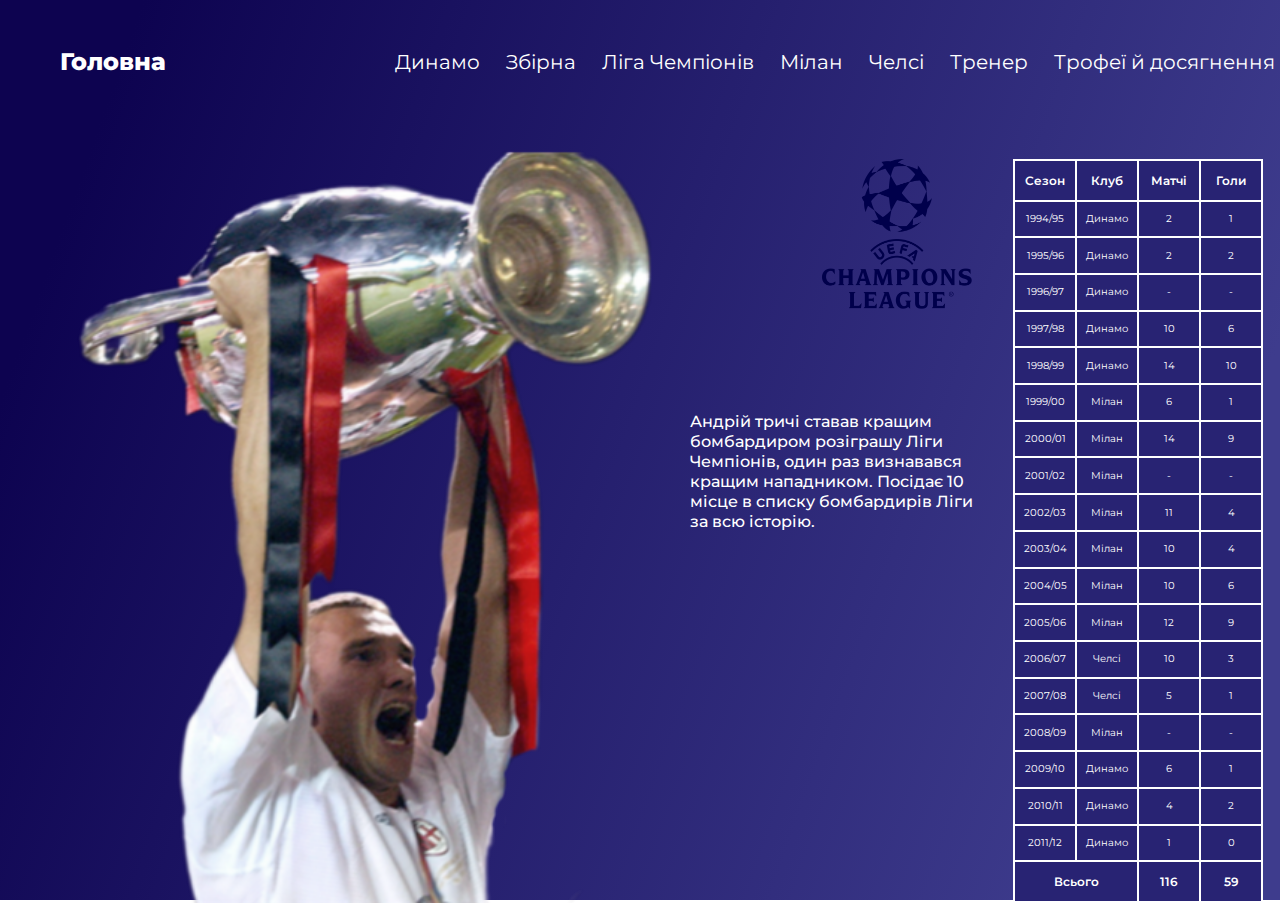
<file: Sheva/Campions_league.html>
<!DOCTYPE html>
<html lang="en">
<head>
    <meta charset="UTF-8">
    <meta http-equiv="X-UA-Compatible" content="IE=edge">
    <meta name="viewport" content="width=device-width, initial-scale=1.0">
    <title>Кар'єра у Лізі Чемпіонів</title>
    <link rel="stylesheet" href="./css/reset.css">
    <link rel="stylesheet" href="./css/styles.css">
    <link rel="preconnect" href="https://fonts.googleapis.com">
    <link rel="preconnect" href="https://fonts.gstatic.com" crossorigin>
    <link href="https://fonts.googleapis.com/css2?family=Montserrat:wght@400;500;600;700;800&display=swap" rel="stylesheet">
</head>
<body>
    <!--main-->
    <div class="main_cl">
        <!--header-->
        <header>
            <h3 class="header_h3"> <a class="header_h" href="./index.html">Головна </a> </h3>
            <nav class="header_nav">
                <ul class="header_ul">
                    <li class="header_li"> <a class="header_li_a" href="./Dynamo.html">Динамо</a> </li>
                    <li class="header_li"> <a class="header_li_a" href="./Ukraine.html">Збірна</a> </li>
                    <li class="header_li"> <a class="header_li_a" href="./Campions_league.html">Ліга Чемпіонів</a> </li>
                    <li class="header_li"> <a class="header_li_a" href="./Milan.html">Мілан</a> </li>
                    <li class="header_li"> <a class="header_li_a" href="./Chelsea.html">Челсі</a> </li>
                    <li class="header_li"> <a class="header_li_a" href="./Couch.html">Тренер</a> </li>
                    <li class="header_li"> <a class="header_li_a" href="./Trofy.html">Трофеї й досягнення</a> </li>
                </ul>
            </nav>
        </header>
        <!--section-->
        <section class="section_cl">
            <img src="./img/Campions4.png.svg" alt="photo" width="600px" height="794px">
            <div class="right_cl">
                <div class="mein_cl">
                    <img class="logo_cl" src="./img/ЛЧ.svg" alt="logo" width="150px" height="150px">
                    <p class="text_cl">Андрій тричі ставав кращим бомбардиром розіграшу Ліги Чемпіонів, один раз визнавався кращим нападником. Посідає 10 місце в списку бомбардирів Ліги за всю історію.</p>
                </div>
                <table class="table_cl">
                    <tr>
                        <th class="th_cl">Сезон</th>
                        <th class="th_cl">Клуб</th>
                        <th class="th_cl">Матчі</th>
                        <th class="th_cl">Голи</th>
                    </tr>
                    <tr>
                        <td class="td_cl">1994/95</td>
                        <td class="td_cl">Динамо</td>
                        <td class="td_cl">2</td>
                        <td class="td_cl">1</td>
                    </tr>
                    <tr>
                        <td class="td_cl">1995/96</td>
                        <td class="td_cl">Динамо</td>
                        <td class="td_cl">2</td>
                        <td class="td_cl">2</td>
                    </tr>
                    <tr>
                        <td class="td_cl">1996/97</td>
                        <td class="td_cl">Динамо</td>
                        <td class="td_cl">-</td>
                        <td class="td_cl">-</td>
                    </tr>
                    <tr>
                        <td class="td_cl">1997/98</td>
                        <td class="td_cl">Динамо</td>
                        <td class="td_cl">10</td>
                        <td class="td_cl">6</td>
                    </tr>
                    <tr>
                        <td class="td_cl">1998/99</td>
                        <td class="td_cl">Динамо</td>
                        <td class="td_cl">14</td>
                        <td class="td_cl">10</td>
                    </tr>
                    <tr>
                        <td class="td_cl">1999/00</td>
                        <td class="td_cl">Мілан</td>
                        <td class="td_cl">6</td>
                        <td class="td_cl">1</td>
                    </tr>
                    <tr>
                        <td class="td_cl">2000/01</td>
                        <td class="td_cl">Мілан</td>
                        <td class="td_cl">14</td>
                        <td class="td_cl">9</td>
                    </tr>
                    <tr>
                        <td class="td_cl">2001/02</td>
                        <td class="td_cl">Мілан</td>
                        <td class="td_cl">-</td>
                        <td class="td_cl">-</td>
                    </tr>
                    <tr>
                        <td class="td_cl">2002/03</td>
                        <td class="td_cl">Мілан</td>
                        <td class="td_cl">11</td>
                        <td class="td_cl">4</td>
                    </tr>
                    <tr>
                        <td class="td_cl">2003/04</td>
                        <td class="td_cl">Мілан</td>
                        <td class="td_cl">10</td>
                        <td class="td_cl">4</td>
                    </tr>
                    <tr>
                        <td class="td_cl">2004/05</td>
                        <td class="td_cl">Мілан</td>
                        <td class="td_cl">10</td>
                        <td class="td_cl">6</td>
                    </tr>
                    <tr>
                        <td class="td_cl">2005/06</td>
                        <td class="td_cl">Мілан</td>
                        <td class="td_cl">12</td>
                        <td class="td_cl">9</td>
                    </tr>
                    <tr>
                        <td class="td_cl">2006/07</td>
                        <td class="td_cl">Челсі</td>
                        <td class="td_cl">10</td>
                        <td class="td_cl">3</td>
                    </tr>
                    <tr>
                        <td class="td_cl">2007/08</td>
                        <td class="td_cl">Челсі</td>
                        <td class="td_cl">5</td>
                        <td class="td_cl">1</td>
                    </tr>
                    <tr>
                        <td class="td_cl">2008/09</td>
                        <td class="td_cl">Мілан</td>
                        <td class="td_cl">-</td>
                        <td class="td_cl">-</td>
                    </tr>
                    <tr>
                        <td class="td_cl">2009/10</td>
                        <td class="td_cl">Динамо</td>
                        <td class="td_cl">6</td>
                        <td class="td_cl">1</td>
                    </tr>
                    <tr>
                        <td class="td_cl">2010/11</td>
                        <td class="td_cl">Динамо</td>
                        <td class="td_cl">4</td>
                        <td class="td_cl">2</td>
                    </tr>
                    <tr>
                        <td class="td_cl">2011/12</td>
                        <td class="td_cl">Динамо</td>
                        <td class="td_cl">1</td>
                        <td class="td_cl">0</td>
                    </tr>
                    <tr>
                        <th class="th_cl" colspan="2">Всього</th>
                        <th class="th_cl">116</th>
                        <th class="th_cl">59</th>
                    </tr>

                    



                </table>

            </div>

        </section>
    </div>
</body>
</html>
</file>
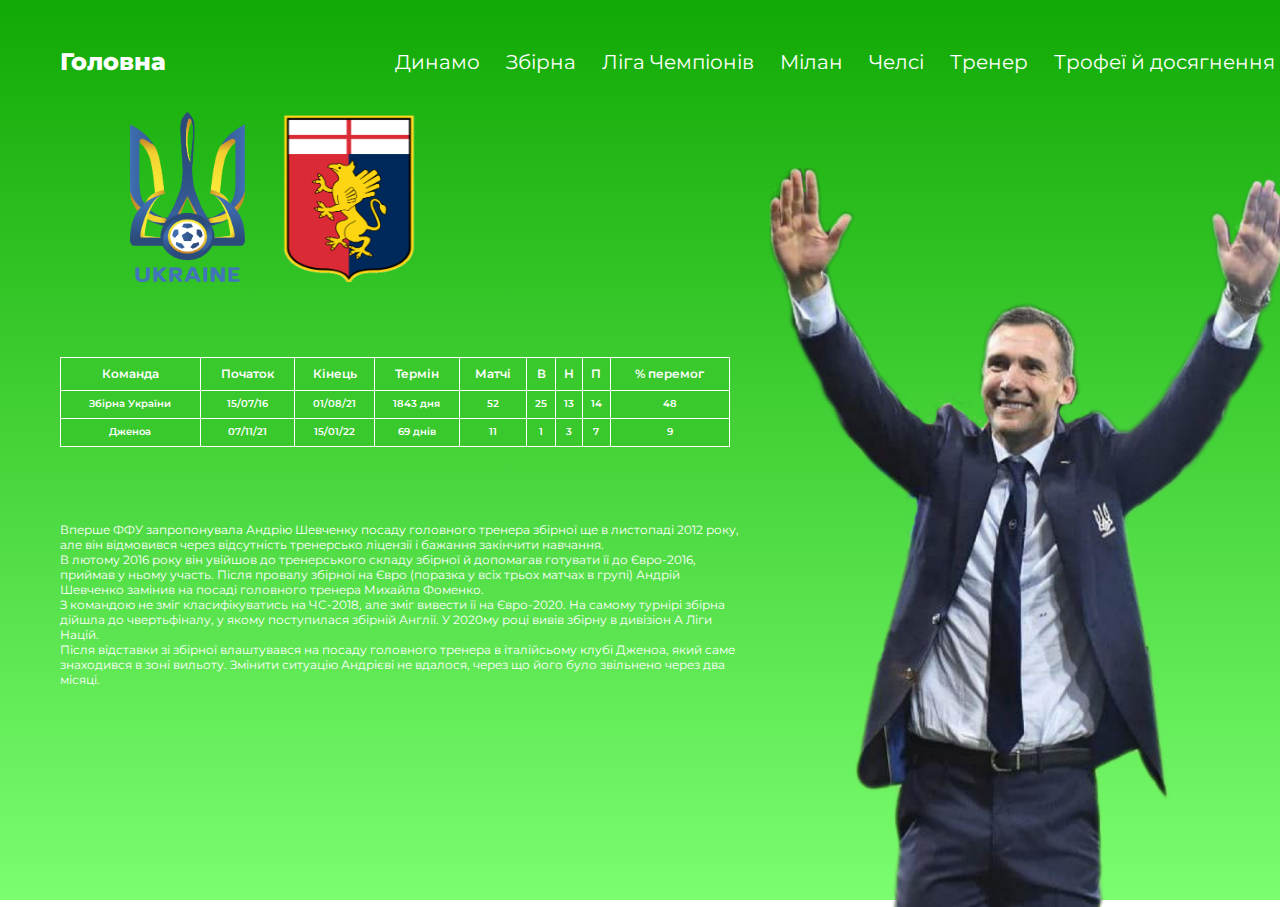
<file: Sheva/Couch.html>
<!DOCTYPE html>
<html lang="en">
<head>
    <meta charset="UTF-8">
    <meta http-equiv="X-UA-Compatible" content="IE=edge">
    <meta name="viewport" content="width=device-width, initial-scale=1.0">
    <title>Тренерська кар'єра</title>
    <link rel="stylesheet" href="./css/reset.css">
    <link rel="stylesheet" href="./css/styles.css">
    <link rel="preconnect" href="https://fonts.googleapis.com">
    <link rel="preconnect" href="https://fonts.gstatic.com" crossorigin>
    <link href="https://fonts.googleapis.com/css2?family=Montserrat:wght@400;500;600;700;800&display=swap" rel="stylesheet">
</head>
<body>
    <!--main-->
    <div class="main_tr">
        <!--header-->
        <header>
            <h3 class="header_h3"> <a class="header_h" href="./index.html">Головна </a> </h3>
            <nav class="header_nav">
                <ul class="header_ul">
                    <li class="header_li"> <a class="header_li_a" href="./Dynamo.html">Динамо</a> </li>
                    <li class="header_li"> <a class="header_li_a" href="./Ukraine.html">Збірна</a> </li>
                    <li class="header_li"> <a class="header_li_a" href="./Campions_league.html">Ліга Чемпіонів</a> </li>
                    <li class="header_li"> <a class="header_li_a" href="./Milan.html">Мілан</a> </li>
                    <li class="header_li"> <a class="header_li_a" href="./Chelsea.html">Челсі</a> </li>
                    <li class="header_li"> <a class="header_li_a" href="./Couch.html">Тренер</a> </li>
                    <li class="header_li"> <a class="header_li_a" href="./Trofy.html">Трофеї й досягнення</a> </li>
                </ul>
            </nav>
        </header>
        <!--section-->
        <section class="section_tr">
            <div class="left_tr">
                <div class="logo_tr">
                    <img class="logo_tr_ukr" src="./img/эмблема сборной.svg" alt="logo">
                    <img class="logo_gn" src="./img/Genoa_CFC_Logo.svg" alt="logo">
                </div>
                <table class="table_tr">
                    <tr>
                        <th class="th_tr">Команда</th>
                        <th class="th_tr">Початок</th>
                        <th class="th_tr">Кінець</th>
                        <th class="th_tr">Термін</th>
                        <th class="th_tr">Матчі</th>
                        <th class="th_tr">В</th>
                        <th class="th_tr">Н</th>
                        <th class="th_tr">П</th>
                        <th class="th_tr"> % перемог</th>
                    </tr>
                    <tr>
                        <td class="td_tr">Збірна України</td>
                        <td class="td_tr">15/07/16</td>
                        <td class="td_tr">01/08/21</td>
                        <td class="td_tr">1843 дня</td>
                        <td class="td_tr">52</td>
                        <td class="td_tr">25</td>
                        <td class="td_tr">13</td>
                        <td class="td_tr">14</td>
                        <td class="td_tr">48</td>
                    </tr>
                    <tr>
                        <td class="td_tr">Дженоа</td>
                        <td class="td_tr">07/11/21</td>
                        <td class="td_tr">15/01/22</td>
                        <td class="td_tr">69 днів</td>
                        <td class="td_tr">11</td>
                        <td class="td_tr">1</td>
                        <td class="td_tr">3</td>
                        <td class="td_tr">7</td>
                        <td class="td_tr">9</td>
                    </tr>

                </table>
                <p class="text_tr">Вперше ФФУ запропонувала Андрію Шевченку посаду головного тренера збірної ще в листопаді 2012 року, але він відмовився через відсутність тренерсько ліцензії і бажання закінчити навчання. <br> В лютому 2016 року він увійшов до тренерського складу збірної й допомагав готувати її до Євро-2016, приймав у ньому участь. Після провалу збірної на Євро (поразка у всіх трьох матчах в групі) Андрій Шевченко замінив на посаді головного тренера Михайла Фоменко. <br> З командою не зміг класифікуватись на ЧС-2018, але зміг вивести її на Євро-2020. На самому турнірі збірна дійшла до чвертьфіналу, у якому поступилася збірній Англії. У 2020му році вивів збірну в дивізіон А Ліги Націй. <br> Після відставки зі збірної влаштувався на посаду головного тренера в італійсьому клубі Дженоа, який саме знаходився в зоні вильоту. Змінити ситуацію Андрієві не вдалося, через що його було звільнено через два місяці.</p>

            </div>
            <img class="photo_couch" src="./img/Couch.png.svg" alt="photo">
        </section>
    </div>
</body>
</html>
</file>
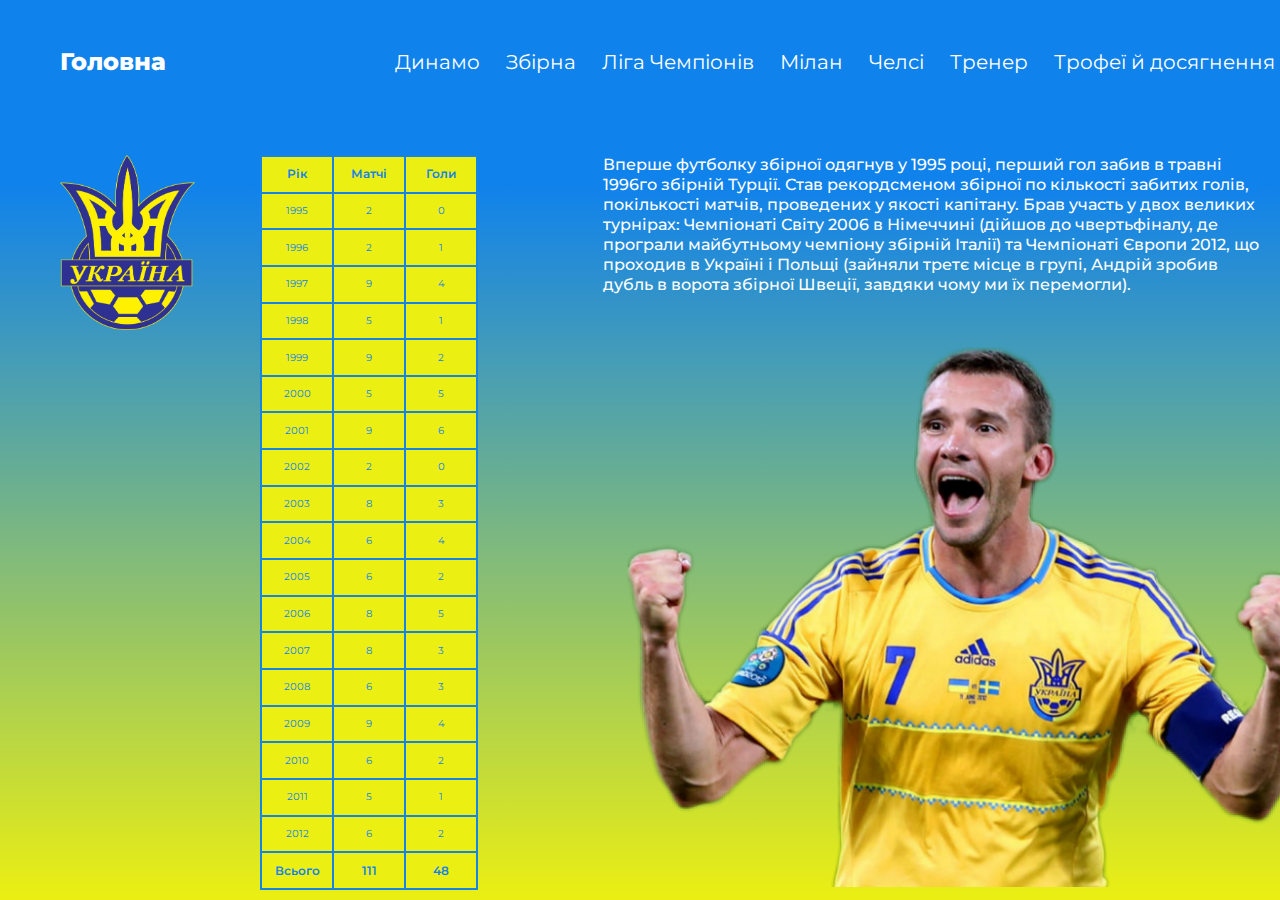
<file: Sheva/Ukraine.html>
<!DOCTYPE html>
<html lang="en">
<head>
    <meta charset="UTF-8">
    <meta http-equiv="X-UA-Compatible" content="IE=edge">
    <meta name="viewport" content="width=device-width, initial-scale=1.0">
    <title>Кар'єра в збірній України</title>
    <link rel="stylesheet" href="./css/reset.css">
    <link rel="stylesheet" href="./css/styles.css">
    <link rel="preconnect" href="https://fonts.googleapis.com">
    <link rel="preconnect" href="https://fonts.gstatic.com" crossorigin>
    <link href="https://fonts.googleapis.com/css2?family=Montserrat:wght@400;500;600;700;800&display=swap" rel="stylesheet">
</head>
<body>
    <!--main-->
    <div class="main_ukr">
        <!--header-->
        <header>
            <h3 class="header_h3"> <a class="header_h" href="./index.html">Головна </a> </h3>
            <nav class="header_nav">
                <ul class="header_ul">
                    <li class="header_li"> <a class="header_li_a" href="./Dynamo.html">Динамо</a> </li>
                    <li class="header_li"> <a class="header_li_a" href="./Ukraine.html">Збірна</a> </li>
                    <li class="header_li"> <a class="header_li_a" href="./Campions_league.html">Ліга Чемпіонів</a> </li>
                    <li class="header_li"> <a class="header_li_a" href="./Milan.html">Мілан</a> </li>
                    <li class="header_li"> <a class="header_li_a" href="./Chelsea.html">Челсі</a> </li>
                    <li class="header_li"> <a class="header_li_a" href="./Couch.html">Тренер</a> </li>
                    <li class="header_li"> <a class="header_li_a" href="./Trofy.html">Трофеї й досягнення</a> </li>
                </ul>
            </nav>
        </header>
        <!--section-->
        <section class="section_ukr">
            <div class="left_ukr">
                <img src="./img/ФФУ.svg" alt="ukr_logo" width="135px" height="175px">
                <table class="table_ukr">
                    <tr>
                        <th class="th_ukr">Рік</th>
                        <th class="th_ukr">Матчі</th>
                        <th class="th_ukr">Голи</th>
                    </tr>
                    <tr>
                        <td class="td_ukr">1995</td>
                        <td class="td_ukr">2</td>
                        <td class="td_ukr">0</td>
                    </tr>
                    <tr>
                        <td class="td_ukr">1996</td>
                        <td class="td_ukr">2</td>
                        <td class="td_ukr">1</td>
                    </tr>
                    <tr>
                        <td class="td_ukr">1997</td>
                        <td class="td_ukr">9</td>
                        <td class="td_ukr">4</td>
                    </tr>
                    <tr>
                        <td class="td_ukr">1998</td>
                        <td class="td_ukr">5</td>
                        <td class="td_ukr">1</td>
                    </tr>
                    <tr>
                        <td class="td_ukr">1999</td>
                        <td class="td_ukr">9</td>
                        <td class="td_ukr">2</td>
                    </tr>
                    <tr>
                        <td class="td_ukr">2000</td>
                        <td class="td_ukr">5</td>
                        <td class="td_ukr">5</td>
                    </tr>
                    <tr>
                        <td class="td_ukr">2001</td>
                        <td class="td_ukr">9</td>
                        <td class="td_ukr">6</td>
                    </tr>
                    <tr>
                        <td class="td_ukr">2002</td>
                        <td class="td_ukr">2</td>
                        <td class="td_ukr">0</td>
                    </tr>
                    <tr>
                        <td class="td_ukr">2003</td>
                        <td class="td_ukr">8</td>
                        <td class="td_ukr">3</td>
                    </tr>
                    <tr>
                        <td class="td_ukr">2004</td>
                        <td class="td_ukr">6</td>
                        <td class="td_ukr">4</td>
                    </tr>
                    <tr>
                        <td class="td_ukr">2005</td>
                        <td class="td_ukr">6</td>
                        <td class="td_ukr">2</td>
                    </tr>
                    <tr>
                        <td class="td_ukr">2006</td>
                        <td class="td_ukr">8</td>
                        <td class="td_ukr">5</td>
                    </tr>
                    <tr>
                        <td class="td_ukr">2007</td>
                        <td class="td_ukr">8</td>
                        <td class="td_ukr">3</td>
                    </tr>
                    <tr>
                        <td class="td_ukr">2008</td>
                        <td class="td_ukr">6</td>
                        <td class="td_ukr">3</td>
                    </tr>
                    <tr>
                        <td class="td_ukr">2009</td>
                        <td class="td_ukr">9</td>
                        <td class="td_ukr">4</td>
                    </tr>
                    <tr>
                        <td class="td_ukr">2010</td>
                        <td class="td_ukr">6</td>
                        <td class="td_ukr">2</td>
                    </tr>
                    <tr>
                        <td class="td_ukr">2011</td>
                        <td class="td_ukr">5</td>
                        <td class="td_ukr">1</td>
                    </tr>
                    <tr>
                        <td class="td_ukr">2012</td>
                        <td class="td_ukr">6</td>
                        <td class="td_ukr">2</td>
                    </tr>
                    <tr>
                        <th class="th_ukr">Всього</th>
                        <th class="th_ukr">111</th>
                        <th class="th_ukr">48</th>
                    </tr>

                </table>
            </div>
            <div class="right_ukr">
                <p class="text_ukr">
                    Вперше футболку збірної одягнув у 1995 році, перший гол забив в травні 1996го збірній Турції. Став рекордсменом збірної по кількості забитих голів, покількості матчів, проведених у якості капітану. Брав участь у двох великих турнірах: Чемпіонаті Світу 2006 в Німеччині (дійшов до чвертьфіналу, де програли майбутньому чемпіону збірній Італії) та Чемпіонаті Європи 2012, що проходив в Україні і Польщі (зайняли третє місце в групі, Андрій зробив дубль в ворота збірної Швеції, завдяки чому ми їх перемогли).
                </p>
                <img src="./img/Ukraine.png.svg" alt="sheva_ukr" width="710px" height="554px">

            </div>
        </section>
    </div>
</body>
</html>
</file>
<file: Sheva/css/styles.css>
body{
    font-family: 'Montserrat', sans-serif;
}

/* main styles*/
.main_mn{
    height: 900px;
    width: 1365px;
    margin: 0 auto;
    background: linear-gradient(270.14deg, #000000 5.16%, rgba(0, 2, 9, 0.79) 99.89%);

}
.main_dk{
    height: 900px;
    width: 1365px;
    margin: 0 auto;
    background: linear-gradient(293.37deg, #FFF2F2 0%, #CBCEE1 20.74%, #1D3A9F 99.57%);
}

.main_ukr{
    height: 900px;
    width: 1365px;
    margin: 0 auto;
    background: linear-gradient(180deg, #1082EB 20.83%, #EBEF12 100%);

}
.main_cl{
    height: 900px;
    width: 1365px;
    margin: 0 auto; 
    background: linear-gradient(109.7deg, #0D0350 8.5%, #3E3C8D 83.1%);

}
.main_mil{
    height: 900px;
    width: 1365px;
    margin: 0 auto; 
    background: linear-gradient(127.69deg, #910404 0.68%, #0C0C0C 58.61%);

}
.main_che{
    height: 900px;
    width: 1365px;
    margin: 0 auto;
    background: #0966F1;
}
.main_tr{
    height: 900px;
    width: 1365px;
    margin: 0 auto;
    background: linear-gradient(180deg, #11A904 0%, #7BFE70 100%);

}
.main_trofy{
    width: 1365px;
    height: 1200px;
    margin: 0 auto;
    background: linear-gradient(180deg, #800303 0%, rgba(128, 3, 3, 0.6) 100%);

}

header{
    display: flex;
}

/* header styles*/
.header_h3{
    height: 30px;
    width: 105px;
    padding-left: 60px;
    padding-top: 47px;
    font-weight: 800;
    font-size: 24px;
    line-height: 29px;
    color: #FFFFFF;

}

.header_h{
    color: #FFFFFF;
    text-decoration: none; 
}


.header_nav{
    margin-top: 50px;
    margin-left: 230px;
    width: 1040px;


}

.header_ul{
    display: flex;
    gap: 26px;
}

.header_li{
    font-weight: 600px;
    font-size: 20px;
    line-height: 24px;
    color: #FFFFFF;
}

.header_li_a{
    color: #FFFFFF;
    text-decoration: none ;
}

/* section style*/
section{
    margin-left: 60px;
    margin-top: 35px;
    display: flex;
}

.section_dk{
    margin-left: 60px;
    margin-top: 28px;
    display: flex;
}
.section_ukr{
    margin-left: 60px;
    margin-top: 78px;
    display: flex;
}
.section_cl{
    margin-left: 60px;
    margin-top: 32px;
    display: flex;
}
.section_mil{
    margin-left: 60px;
    margin-top: 21px;
    display: flex;
}
.section_che{
    margin-left: 60px;
    margin-top: 40px;
    display: flex;
}
.section_tr{
    margin-left: 60px;
    margin-top: 35px;
    display: flex;
}
.section_trofy{
    margin-left: 60px;
    margin-top: 68px;
    display: flex;
}

.section_main{
    width: 675px;
    height: 315px;
    padding-top: 175px;

}

.page1_h1{
    font-weight: 700;
    font-size: 64px;
    line-height: 78px;
    color: #FFFFFF;
}
.page2_h2{
    font-weight: 700;
    font-size: 40px;
    line-height: 49px;
    color: #FFFFFF;
    margin-top: 20px;
}
.page1_text{
    width: 510px;
    height: 135px;
    font-weight: 600px;
    font-size: 24px;
    line-height: 29px;
    color: #FFFFFF;
    margin-top: 35px;
}

.page1_photo{
    width: 550px;
    height: 580px;
}

/* footer styles */
.footer_nav{
    margin-left: 60px;
    margin-top: 60px;
    width: 1230px;
}

.footer_ul{
    display: flex;
    gap: 20px;
}

.mains_dk{
    margin-left: 30px;
    margin-top: 62px;
}
.text_dk{
    width: 530px;
    height: 120px;
    font-weight: 500;
    font-size: 16px;
    line-height: 20px;
    display: flex;
    align-items: center;
    color: #FFFFFF;
}

.table_dk{
    margin-top: 20px;
    padding-left: 0;
    text-align: center;
    border-collapse: separate;
    border-spacing: 2px;
    background-color: 8A96C8;
    color: #FFFFFF;
    border: 23px;

}
.th_dk{
    font-weight: 400;
    font-size: 10px;
    padding: 5px;
    background-color: #1D3AA0;
}
.td_dk{
    font-weight: 400;
    font-size: 10px;
    padding: 5px;
    background: #8A96C8;
    vertical-align:middle;
}
.td_dk1{
    font-weight: 600;
    font-size: 12px;
    color: #000000;
    padding: 5px;
    background: #8A96C8;
    vertical-align:middle;
}

.img_dk{
    margin-top: 25px;
    display:flex;
}
.left_ukr{
    display: flex;
}
.table_ukr{
    margin-left: 65px;
    text-align: center;
    border-collapse: separate;
    border-spacing: 2px; 
    background:#1484E7;
    color: #1484E7;
    border: 10px;
}
.th_ukr{
    width: 60px;
    height: 20px;
    font-weight: 600;
    font-size: 12px;
    padding: 5px;
    background-color:#EBEF12;
    vertical-align: middle;
}
.td_ukr{
    width: 60px;
    height: 20px;
    font-weight: 400;
    font-size: 10px;
    padding: 5px;
    background-color:#EBEF12;
    vertical-align: middle;
}
.right_ukr{
    margin-left: 125px;
    
}

.text_ukr{
    width: 665px;
    height: 140px;
    font-weight: 500;
    font-size: 16px;
    line-height: 20px;
    color: #FFFFFF;
    margin-bottom: 38px;
}

.right_cl{
    margin-left: 30px;
    margin-top: 50px;
    display: flex;
}
.mein_cl{
    width: 283px;
    height: 387px;
}
.logo_cl{
    margin-left: 132px;
}
.text_cl{
    margin-top: 100px;
    font-weight: 500;
    font-size: 16px;
    line-height: 20px;
    color: #FFFFFF;
}
.table_cl{
    margin-left: 40px;
    text-align: center;
    border-collapse: separate;
    border-spacing: 2px;
    background:#FFFFFF;
    color: #FFFFFF;
    border: 10px;
}
.th_cl{
    width: 50px;
    height: 20px;
    font-weight: 600;
    font-size: 12px;
    line-height: 15px;
    text-align: center;
    vertical-align: middle;
    padding: 5px;
    background: #282373;
}
.td_cl{
    width: 50px;
    height: 17px;
    text-align: center;
    vertical-align: middle;
    padding: 5px;
    background: #282373;
    font-weight: 400;
    font-size: 10px;
    line-height: 12px;
}
.left_mil{
    width: 516px;
    height: 755px;
}
.table_mil{
    text-align: center;
    border-collapse: separate;
    border-spacing: 1px;
    background-color: #000000;
    color: #000000;
    margin-top: 30px;
    margin-bottom: 50px;
}
.th_mil{
    text-align: center;
    vertical-align: middle;
    padding: 3px;
    font-weight: 600;
    font-size: 12px;
    line-height: 12px;
    background-color: #6B0505;

}
.td_mil{
    text-align: center;
    vertical-align: middle;
    padding: 3px;
    background-color: #6B0505;
    font-weight: 400;
    font-size: 10px;
    line-height: 12px;
}

.text_milan{
    font-weight: 500;
    font-size: 16px;
    line-height: 19px;
    color: #FFFFFF;
}
.mil_photo{
    margin-top: 10px;
    margin-left: 65px;
}
.left_che{
    width: 540px;
}
.logo_table_che{
    display: flex;
}
.logo_che{
    width: 170px;
    height: 170px;
}
.table_che{
    margin-left: 22px;
    height: 390px;
    text-align: center;
    border-collapse: separate;
    border-spacing: 1px;
    background-color: #FFFFFF;
    color: #FFFFFF;
}
.th_che{
    text-align: center;
    vertical-align: middle;
    padding: 3px;
    font-weight: 600;
    font-size: 12px;
    line-height: 15px;
    background: #0966F1;
}
.td_che{
    text-align: center;
    vertical-align: middle;
    padding: 3px;
    font-weight: 400;
    font-size: 10px;
    line-height: 12px;
    background-color: #0966F1;
}
.text_che{
    width: 527px;
    margin-top: 55px;
    font-weight: 500;
    font-size: 16px;
    line-height: 19px;
    color: #FFFFFF;
}
.phot_che{
    margin-left: 23px;
    width: 666px;
    height: 787px;
}
.left_tr{
    width: 685px;
}
.logo_tr{
    display: flex;
}
.logo_tr_ukr{
    width: 115px;
    height: 170px;
    margin-left: 70px;
}
.logo_gn{
    width: 145px;
    height: 170px;
    margin-left: 30px;
}
.table_tr{
    height: 90px;
    width: 670px;
    border-collapse: separate;
    border-spacing: 1px;
    text-align: center;
    background: #FFFFFF;
    color: #FFFFFF;
    margin-top: 75px;
}
.th_tr{
    background-color: #39C92C;
    font-weight: 600;
    font-size: 12px;
    line-height: 15px;
    text-align: center;
    vertical-align: middle;
    padding: 3px;
}
.td_tr{
    background-color: #39C92C;
    font-weight: 600;
    font-size: 10px;
    line-height: 12px;
    text-align: center;
    vertical-align: middle;
    padding: 3px;
}
.text_tr{
    margin-top: 75px;
    width: 686px;
    font-weight: 400;
    font-size: 12px;
    line-height: 15px;
    color: #FFFFFF;
}

.photo_couch{
    width: 545px;
    height: 750px;
    margin-left: 10px;
    margin-top: 45px;
}
.left_trofy{
    width: 545px;
}
.celebrites{
    display: flex;
    margin-bottom: 10px;
    height: 53px;
}
.img_cel{
    width: 25px;
    height: 53px;
}
.text_cel{
    font-weight: 500;
    font-size: 16px;
    line-height: 20px;
    color: #000000;
    vertical-align: middle;
    margin-left: 30px;
    padding-top: 15px;
}
.right_text{
    width: 607px;
    font-weight: 500;
    font-size: 16px;
    line-height: 20px;
    color: #000000;
    margin-left: 60px;
}
.photo_gb{
    margin-left: 60px;
    width: 600px;
    height: 792px;
    margin-top: 23px;
}
</file>
